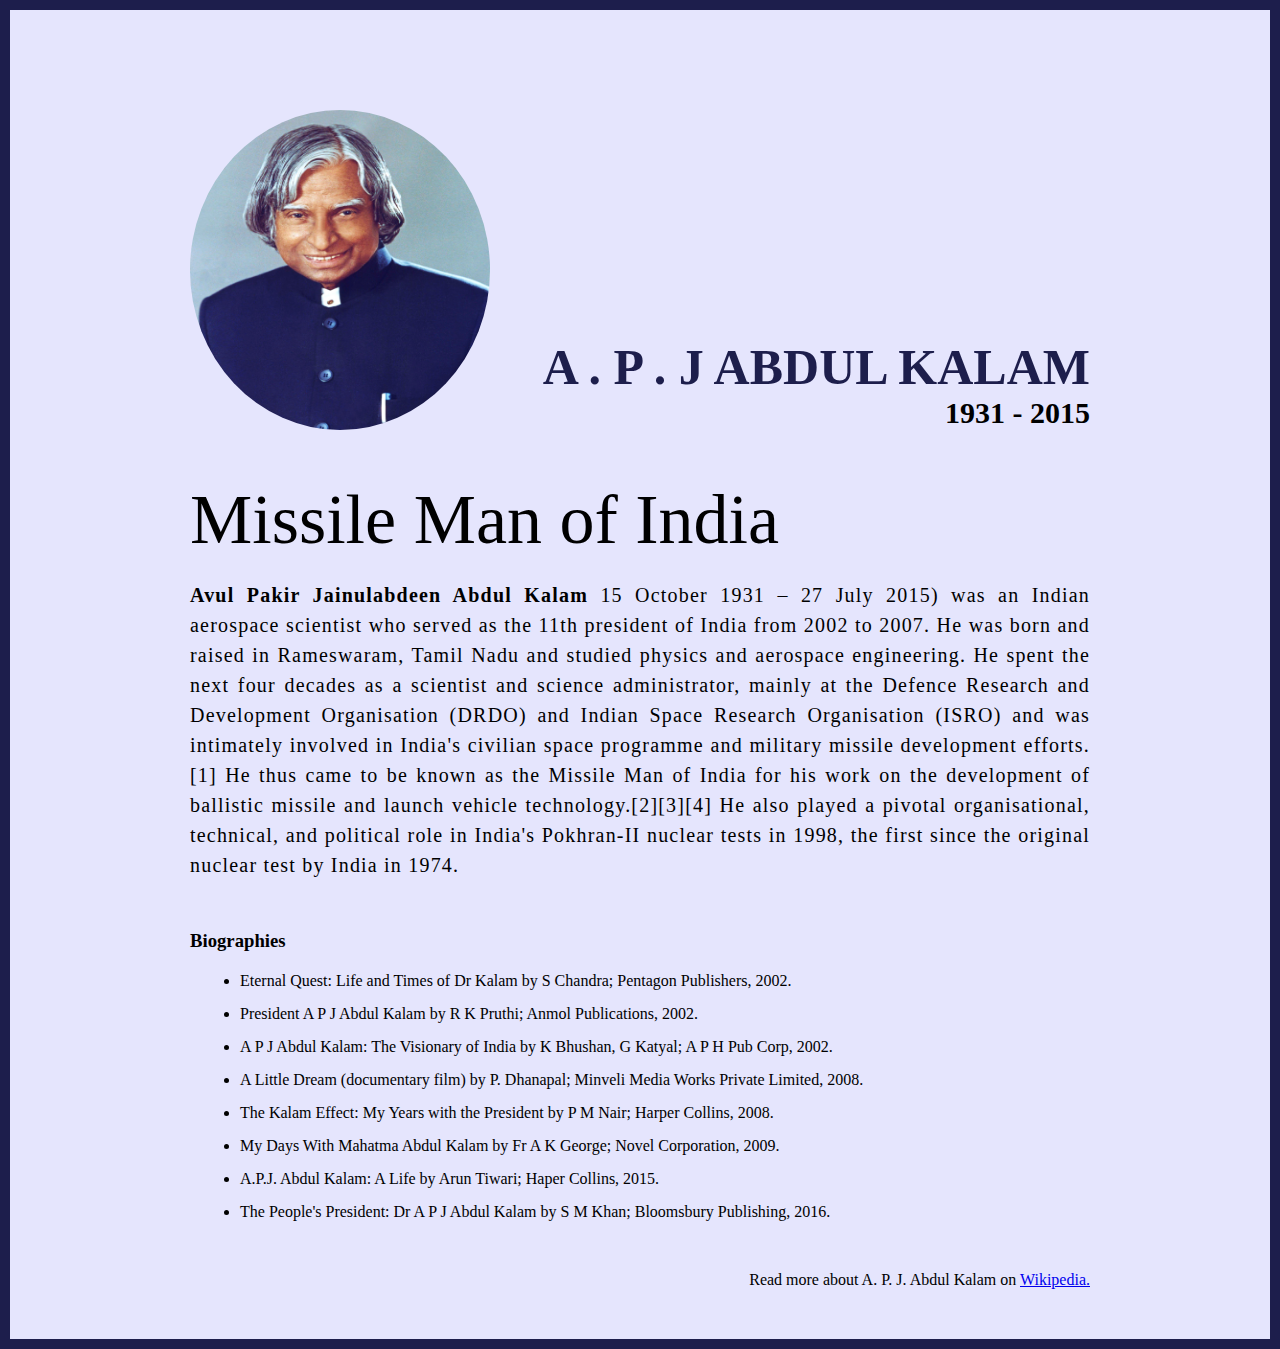
<file: PROJECT 1/index.html>
<!DOCTYPE html>
<html lang="en">
  <head>
    <meta charset="UTF-8" />

    <meta http-equiv="X-UA-Compatible" content="IE=edge" />

    <meta name="viewport" content="width=device-width, initial-scale=1.0" />
    <title>The Tribute Website | A.P. J Abdul Kalam</title>
    <link rel="stylesheet" href="style.css" />
  </head>
  <body>
    <div class="container">
      <div class="content">
        <section class="top_section">
          <div class="image_container"><img src="image/apj.jpg" /></div>
          <div>
            <h1>A . P . J Abdul Kalam</h1>
            <h4>1931 - 2015</h4>
          </div>
        </section>
        <section class="about_section">
          <h2>Missile Man of India</h2>
          <p>
            <b>Avul Pakir Jainulabdeen Abdul Kalam</b> 15 October 1931 – 27 July
            2015) was an Indian aerospace scientist who served as the 11th
            president of India from 2002 to 2007. He was born and raised in
            Rameswaram, Tamil Nadu and studied physics and aerospace
            engineering. He spent the next four decades as a scientist and
            science administrator, mainly at the Defence Research and
            Development Organisation (DRDO) and Indian Space Research
            Organisation (ISRO) and was intimately involved in India's civilian
            space programme and military missile development efforts.[1] He thus
            came to be known as the Missile Man of India for his work on the
            development of ballistic missile and launch vehicle
            technology.[2][3][4] He also played a pivotal organisational,
            technical, and political role in India's Pokhran-II nuclear tests in
            1998, the first since the original nuclear test by India in 1974.
          </p>
        </section>
        <section class="biography_section">
          <h3>Biographies</h3>
          <ul>
            <li>
              Eternal Quest: Life and Times of Dr Kalam by S Chandra; Pentagon
              Publishers, 2002.
            </li>
            <li>
              President A P J Abdul Kalam by R K Pruthi; Anmol Publications,
              2002.
            </li>
            <li>
              A P J Abdul Kalam: The Visionary of India by K Bhushan, G Katyal;
              A P H Pub Corp, 2002.
            </li>
            <li>
              A Little Dream (documentary film) by P. Dhanapal; Minveli Media
              Works Private Limited, 2008.
            </li>
            <li>
              The Kalam Effect: My Years with the President by P M Nair; Harper
              Collins, 2008.
            </li>
            <li>
              My Days With Mahatma Abdul Kalam by Fr A K George; Novel
              Corporation, 2009.
            </li>
            <li>
              A.P.J. Abdul Kalam: A Life by Arun Tiwari; Haper Collins, 2015.
            </li>
            <li>
              The People's President: Dr A P J Abdul Kalam by S M Khan;
              Bloomsbury Publishing, 2016.
            </li>
          </ul>
        </section>
        <footer>
          <p>
            Read more about A. P. J. Abdul Kalam on
            <a href="https://en.wikipedia.org/wiki/A._P._J._Abdul_Kalam"
              >Wikipedia.</a
            >
          </p>
        </footer>
      </div>
    </div>
  </body>
</html>
</file>
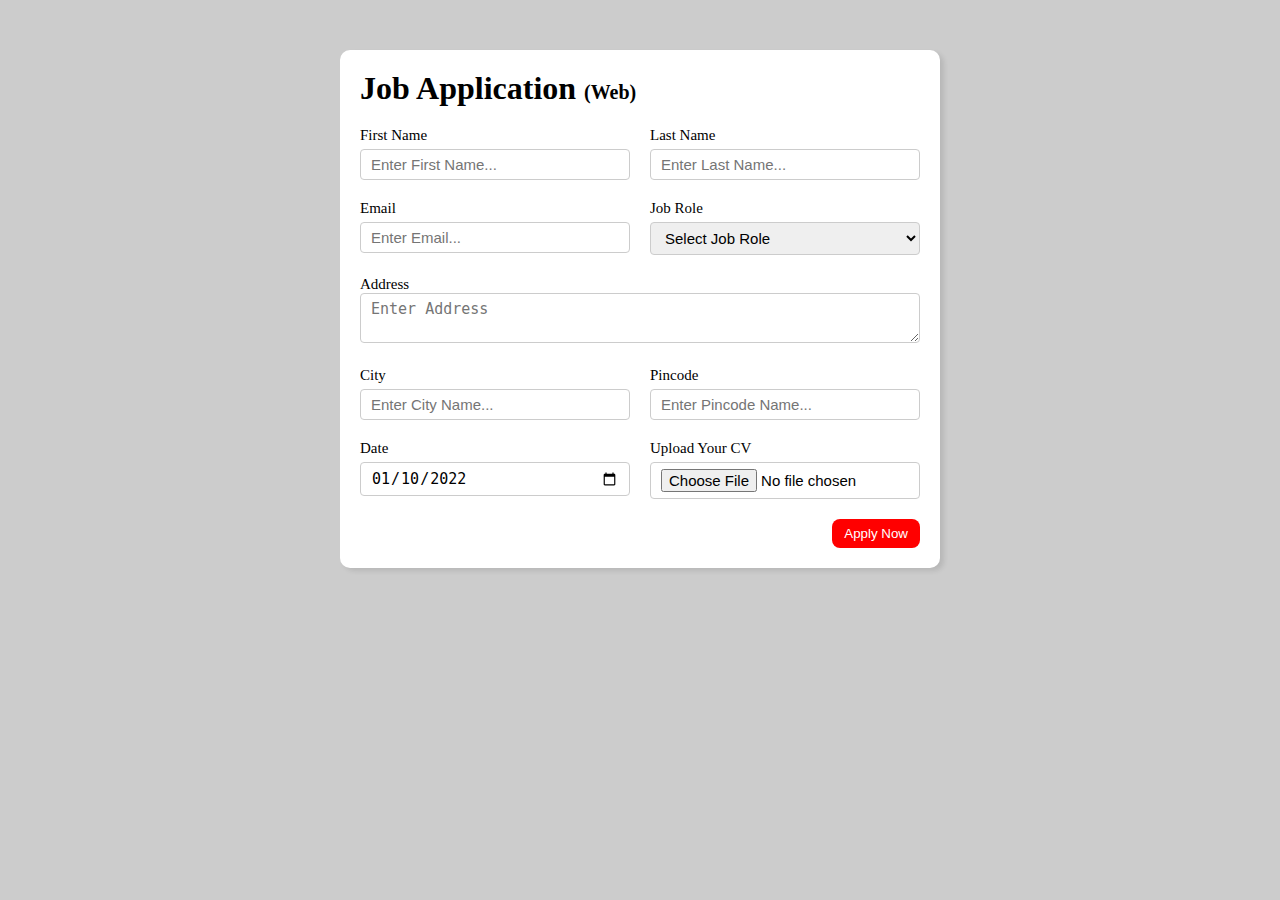
<file: PROJECT 2/index.html>
<!DOCTYPE html>
<html lang="en">
  <head>
    <meta charset="UTF-8" />
    <meta http-equiv="X-UA-Compatible" content="IE=edge" />
    <meta name="viewport" content="width=device-width, initial-scale=1.0" />
    <title>Job Application Form</title>
    <link rel="stylesheet" href="style.css" />
  </head>
  <body>
    <div class="container">
      <div class="apply_box">
        <h1>
          Job Application
          <span class="title_small">(Web)</span>
        </h1>
        <form action="">
          <div class="form_container">
            <div class="form_control">
              <label for="first_name"> First Name </label>
              <input
                id="first_name"
                name="first_name"
                placeholder="Enter First Name..."
              />
            </div>
            <div class="form_control">
              <label for="last_name"> Last Name </label>
              <input
                id="last_name"
                name="last_name"
                placeholder="Enter Last Name..."
              />
            </div>
            <div class="form_control">
              <label for="email"> Email </label>
              <input
                type="email"
                id="email"
                name="email"
                placeholder="Enter Email..."
              />
            </div>
            <div class="form_control">
              <label for="job_role"> Job Role </label>
              <select id="job_role" name="job_role">
                <option value="">Select Job Role</option>
                <option value="frontend">Frontend Developer</option>
                <option value="backend">Backend Developer</option>
                <option value="full_stack">Full Stack Developer</option>
                <option value="ui_ux">UI UX Designer</option>
              </select>
            </div>
            <div class="textarea_control">
              <label for="address"> Address </label>
              <textarea
                id="address"
                name="address"
                row="4"
                cols="50"
                placeholder="Enter Address"
              ></textarea>
            </div>
            <div class="form_control">
              <label for="city"> City </label>
              <input id="city" name="city" placeholder="Enter City Name..." />
            </div>
            <div class="form_control">
              <label for="pincode"> Pincode </label>
              <input
                type="number"
                id="pincode"
                name="pincode"
                placeholder="Enter Pincode Name..."
              />
            </div>
            <div class="form_control">
              <label for="date"> Date </label>
              <input value="2022-01-10" type="date" id="date" name="date" />
            </div>
            <div class="form_control">
              <label for="upload"> Upload Your CV </label>
              <input type="file" id="upload" name="upload" />
            </div>
          </div>
          <div class="button_container">
            <button type="submit">Apply Now</button>
          </div>
        </form>
      </div>
    </div>
  </body>
</html>
</file>
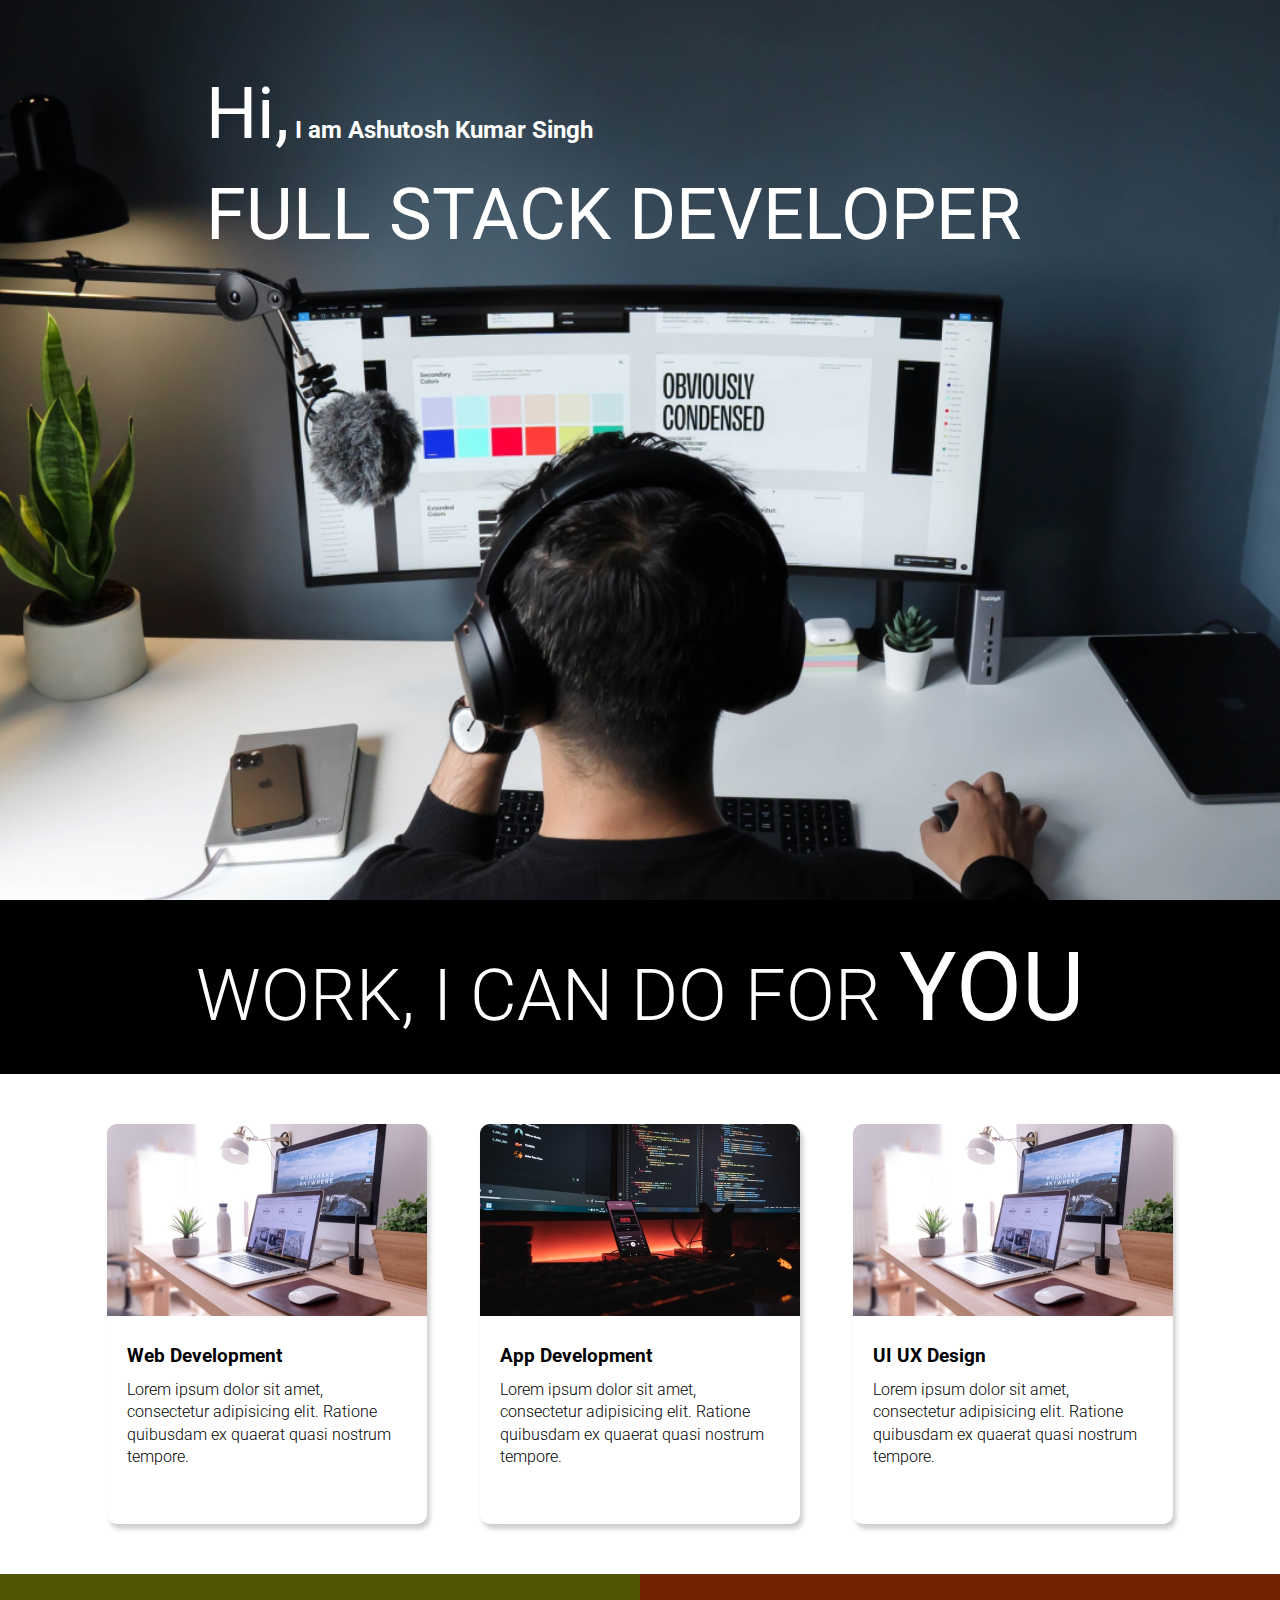
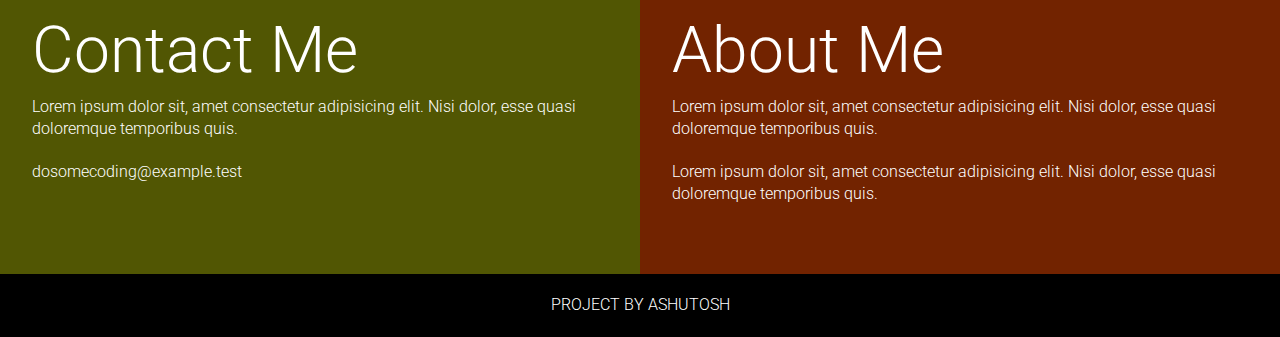
<file: PROJECT 4/index.html>
<!DOCTYPE html>
<html lang="en">
  <head>
    <meta charset="UTF-8" />
    <meta http-equiv="X-UA-Compatible" content="IE=edge" />
    <meta name="viewport" content="width=device-width, initial-scale=1.0" />
    <title>Developer | Landing Page</title>
    <link rel="stylesheet" href="style.css" />
  </head>
  <body>
    <section class="hero_section">
      <div class="text_container">
        <h2><span class="lg_text">Hi,</span> I am Ashutosh Kumar Singh</h2>
        <h1 class="lg_text">FULL STACK DEVELOPER</h1>
      </div>
    </section>
    <section class="black_box">
      <h2>WORK, I CAN DO FOR <span>YOU</span></h2>
    </section>
    <section class="work">
      <div class="grid_item">
        <div class="card">
          <div class="image_container">
            <img src="images/web.png" alt="web development" />
          </div>
          <div class="card_content">
            <h3>Web Development</h3>
            <p>
              Lorem ipsum dolor sit amet, consectetur adipisicing elit. Ratione
              quibusdam ex quaerat quasi nostrum tempore.
            </p>
          </div>
        </div>
      </div>
      <div class="grid_item">
        <div class="card">
          <div class="image_container">
            <img src="images/mobile.png" alt="app development" />
          </div>
          <div class="card_content">
            <h3>App Development</h3>
            <p>
              Lorem ipsum dolor sit amet, consectetur adipisicing elit. Ratione
              quibusdam ex quaerat quasi nostrum tempore.
            </p>
          </div>
        </div>
      </div>
      <div class="grid_item">
        <div class="card">
          <div class="image_container">
            <img src="images/web.png" alt="web development" />
          </div>
          <div class="card_content">
            <h3>UI UX Design</h3>
            <p>
              Lorem ipsum dolor sit amet, consectetur adipisicing elit. Ratione
              quibusdam ex quaerat quasi nostrum tempore.
            </p>
          </div>
        </div>
      </div>
    </section>
    <section class="bottom_section">
      <div class="contact">
        <h2>Contact Me</h2>
        <p>
          Lorem ipsum dolor sit, amet consectetur adipisicing elit. Nisi dolor,
          esse quasi doloremque temporibus quis.
        </p>
        <p>dosomecoding@example.test</p>
      </div>
      <div class="about">
        <h2>About Me</h2>

        <p>
          Lorem ipsum dolor sit, amet consectetur adipisicing elit. Nisi dolor,
          esse quasi doloremque temporibus quis.
        </p>
        <p>
          Lorem ipsum dolor sit, amet consectetur adipisicing elit. Nisi dolor,
          esse quasi doloremque temporibus quis.
        </p>
      </div>
    </section>
    <footer>Project By Ashutosh</footer>
  </body>
</html>
</file>
<file: PROJECT 1/style.css>
* {
  margin: 0;
  padding: 0;
  box-sizing: border-box;
}

.container {
  background-color: #e5e5fd;
  min-height: 100vh;
  border: 10px solid #1d1e4c;
}

.content {
  max-width: 900px;
  margin: 0 auto;
}
.top_section {
  margin-top: 100px;
  display: flex;
  justify-content: space-between;
  align-items: flex-end;
}
.top_section h1 {
  font-size: 50px;
  font-weight: bold;
  color: #1d1e4c;
  text-transform: uppercase;
}
.top_section h4 {
  font-size: 30px;
  text-align: end;
}

.image_container {
  border-radius: 50%;
  overflow: hidden;
}

.image_container,
img {
  width: 300px;
  height: 320px;
}
.about_section {
  margin-top: 50px;
}
.about_section h2 {
  font-size: 70px;
  font-weight: 400;
  margin-bottom: 20px;
}
.about_section p {
  font-size: 20px;
  line-height: 30px;
  letter-spacing: 1.2px;
  text-align: justify;
}
.biography_section {
  margin: 50px 0;
}
.biography_section h3 {
  margin-bottom: 20px;
}
.biography_section ul {
  margin-left: 50px;
}
.biography_section li {
  margin-bottom: 15px;
}

footer {
  margin: 50px 0;
}
footer p {
  text-align: end;
}
</file>
<file: PROJECT 2/style.css>
* {
  margin: 0;
  padding: 0;
  box-sizing: border-box;
}

body {
  background-color: #ccc;
}
.container {
  max-width: 900px;
  margin: 0 auto;
}

.apply_box {
  max-width: 600px;
  padding: 20px;
  background-color: white;
  margin: 0 auto;
  margin-top: 50px;
  box-shadow: 4px 3px 5px rgba(1, 1, 1, 0.1);
  border-radius: 10px;
}

.title_small {
  font-size: 20px;
}

.form_container {
  margin-top: 20px;
  display: grid;
  grid-template-columns: repeat(auto-fit, minmax(200px, 1fr));
  gap: 20px;
}
.form_control {
  display: flex;
  flex-direction: column;
}

label {
  font-size: 15px;
  margin-bottom: 5px;
}

input,
select,
textarea {
  padding: 6px 10px;
  border: 1px solid #ccc;
  border-radius: 4px;
  font-size: 15px;
}

input:focus {
  outline-color: red;
}

.button_container {
  display: flex;

  justify-content: flex-end;
  margin-top: 20px;
}
button {
  background-color: red;
  border: transparent solid 2px;
  padding: 5px 10px;
  color: white;
  border-radius: 8px;
  transition: 0.3s ease-in;
}
button:hover {
  background-color: #ccc;
  border: 2px solid red;
  color: black;
  transition: 0.3s ease-out;
  cursor: pointer;
}
.textarea_control {
  grid-column: 1 / span 2;
}
.textarea_control textarea {
  width: 100%;
}

@media (max-width: 460px) {
  .textarea_control {
    grid-column: 1 / span 1;
  }
}
</file>
<file: PROJECT 4/style.css>
@import url("https://fonts.googleapis.com/css2?family=Roboto:ital,wght@0,100;0,300;0,400;0,500;0,700;0,900;1,100;1,300;1,400;1,500;1,700;1,900&display=swap");
* {
  margin: 0;
  padding: 0;
  box-sizing: border-box;
}

html,
body {
  line-height: 1.4;
  font-weight: 300;
  font-family: "Roboto", sans-serif;
}

.hero_section {
  background-image: url(images/developer.png);
  min-height: 100vh;
  background-position: center;
  background-size: cover;
  background-repeat: no-repeat;
}
.text_container {
  color: white;
  max-width: 900px;
  margin: 0 auto;
  padding-top: 64px;
  padding-left: 16px;
}
.lg_text {
  font-size: 72px;
  font-weight: 400;
}
.black_box {
  background-color: #000;
  padding: 20px;
}
.black_box h2 {
  font-size: 72px;
  color: white;
  text-align: center;
  font-weight: 300;
}

.black_box h2 span {
  font-weight: 400;
  font-size: 96px;
}
.work {
  display: grid;
  gap: 20px;
  grid-template-columns: repeat(auto-fit, minmax(320px, 1fr));

  max-width: 1100px;
  margin: 50px auto;
}
.grid_item {
  display: flex;
  justify-content: center;
  align-items: center;
}
.card {
  max-width: 320px;
  height: 400px;
  border-radius: 10px;
  box-shadow: 3px 5px 5px rgba(1, 1, 1, 0.2);
  transition: 0.2s ease-in-out;
}
.card:hover {
  transform: scale(1.04);
  box-shadow: 3px 5px 5px rgba(1, 1, 1, 0.3);
  transition: 0.2s ease-in-out;
}
.card_content {
  padding: 20px;
}
.card_content h3 {
  margin-bottom: 10px;
}
.bottom_section {
  display: flex;
}
.contact {
  background-color: #515603;
}
.about {
  background-color: #722300;
}

.contact,
.about {
  min-height: 300px;
  padding: 32px;
  color: white;
}
.about h2,
.contact h2 {
  font-size: 64px;
  font-weight: 300;
}
.about p,
.contact p {
  margin-bottom: 20px;
}

footer {
  text-align: center;
  text-transform: uppercase;
  background-color: #000;
  padding: 20px;
  color: white;
}
@media (max-width: 786px) {
  .hero_section {
    min-height: 50vh;
  }
  .text_container {
    padding: 10px 0;
    text-align: center;
  }
  .lg_text {
    font-size: 32px;
  }
  .black_box h2 {
    font-size: 24px;
  }
  .black_box h2 span {
    font-weight: 400;
    font-size: 32px;
  }
  .bottom_section {
    flex-direction: column;
  }
  h1 {
    font-size: 32px;
  }
  .about h2,
  .contact h2 {
    font-size: 32px;
  }
}
</file>
